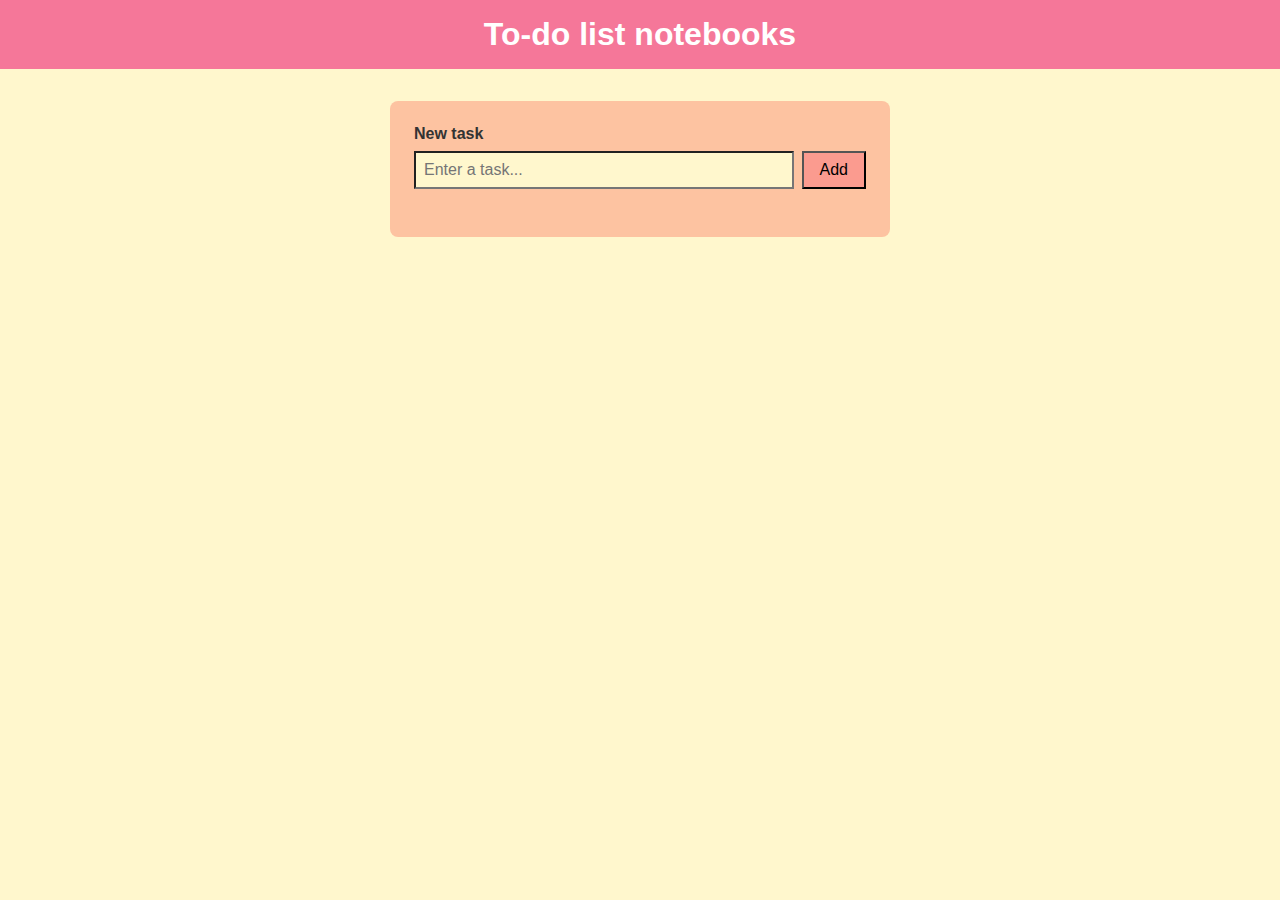
<file: LAB3/index.html>
<!DOCTYPE html>
<html lang="en">
<head>
    <meta charset="UTF-8">
    <title>To-Do List</title>
    <link rel="stylesheet" href="style.css">
</head>
<body>

<header class="header">
    <h1>To-do list notebooks</h1>
</header>

<main class="container">
    <form id="todo-form" class="todo-form">
        <label for="todo-input">New task</label>
        <div class="input-group">
            <input 
                type="text" 
                id="todo-input" 
                class="input-enter"
                placeholder="Enter a task..." 
                required
            >
            <button type="submit">Add</button>
        </div>
    </form>

    <ul id="todo-list" class="todo-list">
        
    </ul>
</main>

<script src="script.js"></script>
</body>
</html>
</file>
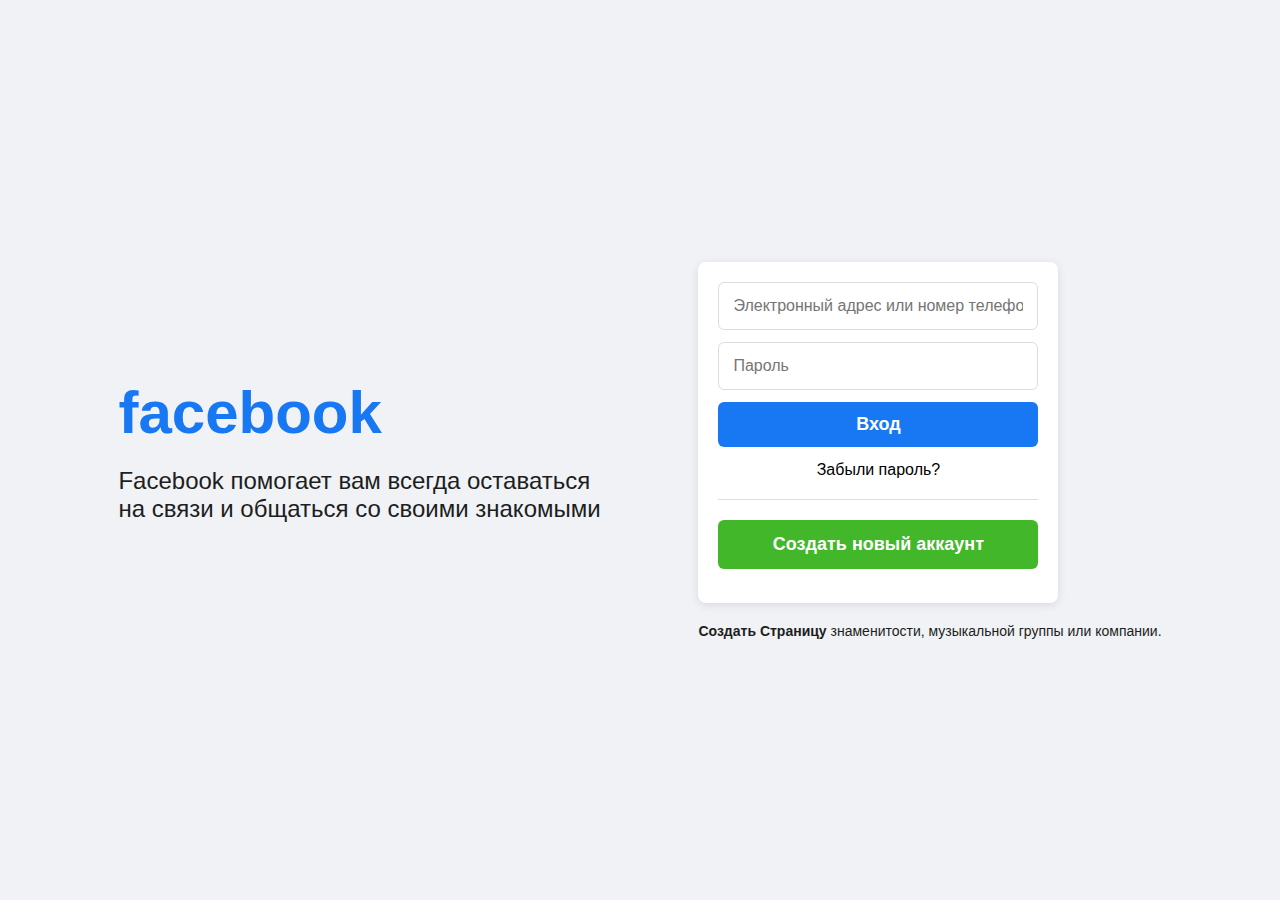
<file: LAB2/FACEBOOK/index.html>
<!DOCTYPE html>
<html>
    <head>
        <link rel="stylesheet" href="style.css">
<title>Facebook</title>
    </head>
    <body>
<div class="page">
    <div class="left">
        <h1 class="logo">facebook</h1>
        <p class="subtitle">Facebook помогает вам всегда оставаться на связи и общаться со своими знакомыми</p>
    </div>
    <div class="right">
        <div class="card">
            <input type="email" placeholder="Электронный адрес или номер телефона">
            <input type="password" placeholder="Пароль">
            <button class="button login">Вход</button>
            <div class="forgotpassword">Забыли пароль?</div>
            <div class="line"></div>
            <div class="button create">Создать новый аккаунт</div>
        </div>
    <p class="  footer-text">
        <strong>Создать Страницу</strong> знаменитости, музыкальной группы или компании.
    </p>
    </div>
</div>
    </body>
</html>
</file>
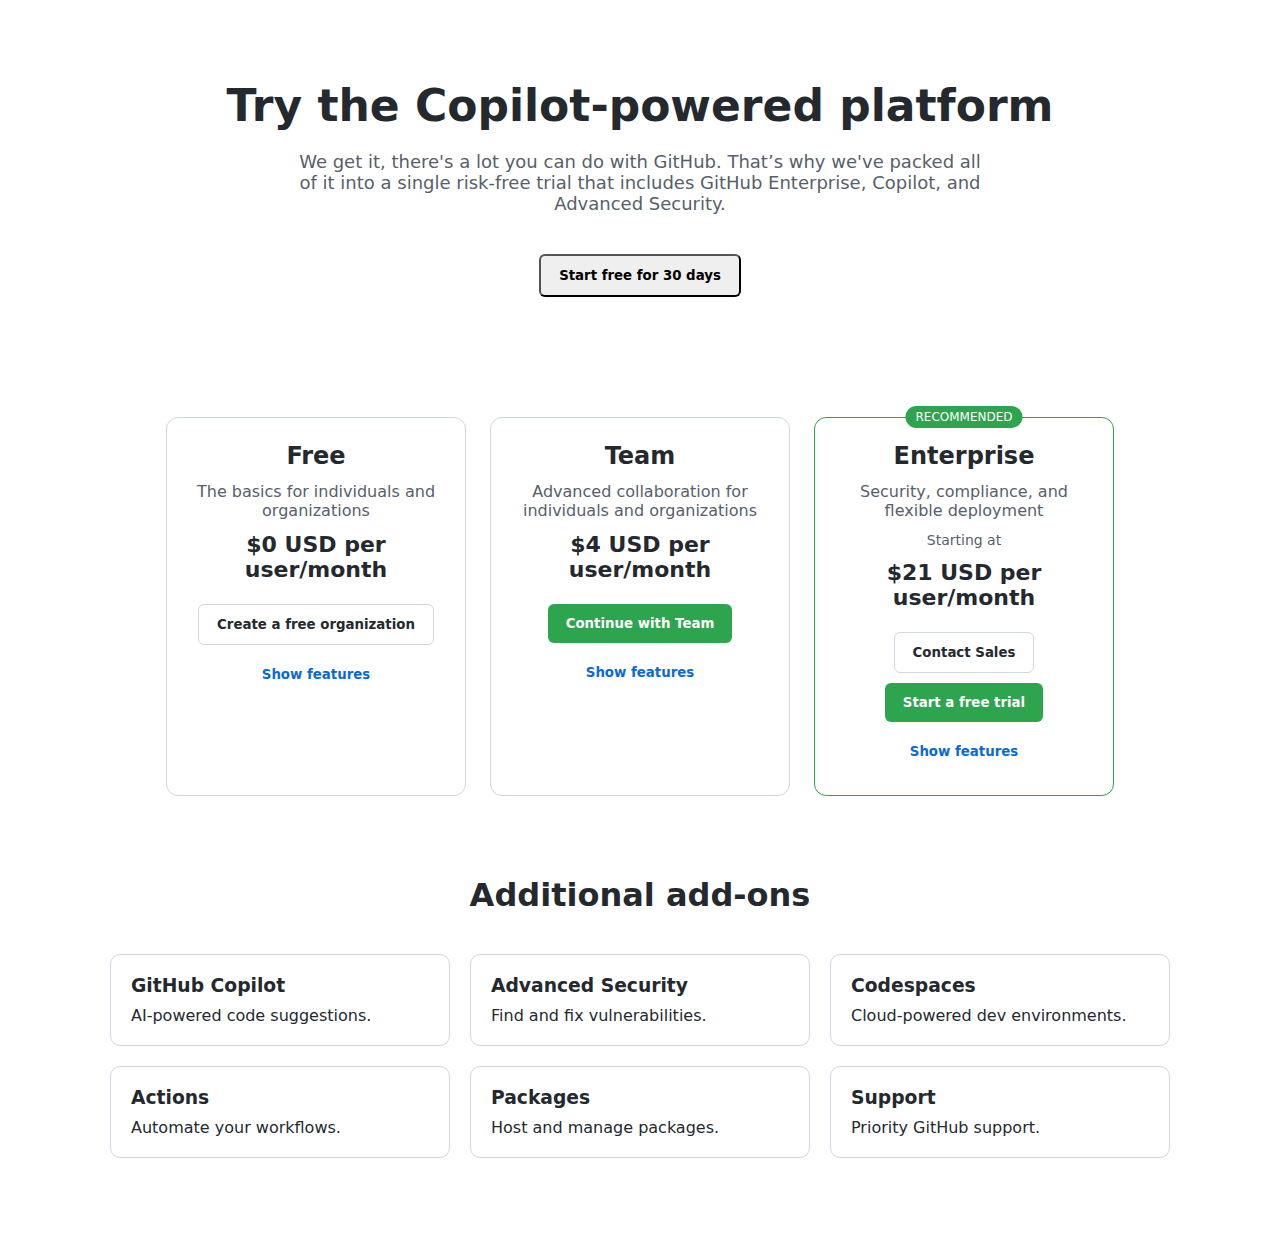
<file: LAB2/GITHUB/index.html>
<!DOCTYPE html>
<html lang="en">
<head>
    <meta charset="UTF-8">
    <meta name="viewport" content="width=device-width, initial-scale=1.0">
    <title>Pricing</title>
    <style></style>
    <link rel="stylesheet" href="style.css">
</head>
<body>

<section class="main">
    <h1>Try the Copilot-powered platform</h1>
    <p>
        We get it, there's a lot you can do with GitHub.
        That’s why we've packed all of it into a single risk-free trial
        that includes GitHub Enterprise, Copilot, and Advanced Security.
    </p>
    <button class="button free">Start free for 30 days</button>
</section>

<section class="pricing">

    <div class="card">
        <h2>Free</h2>
        <p class="text">
            The basics for individuals and organizations
        </p>
        <p class="price">$0 USD per user/month</p>
        <button class="button outline">Create a free organization</button>
        <button class="button link">Show features</button>
    </div>

    <div class="card">
        <h2>Team</h2>
        <p class="text">
            Advanced collaboration for individuals and organizations
        </p>
        <p class="price">$4 USD per user/month</p>
        <button class="button primary">Continue with Team</button>
        <button class="button link">Show features</button>
    </div>

    <div class="card featured">
        <span class="badge">RECOMMENDED</span>
        <h2>Enterprise</h2>
        <p class="text">
            Security, compliance, and flexible deployment
        </p>
        <p class="small">Starting at</p>
        <p class="price">$21 USD per user/month</p>
        <button class="button outline">Contact Sales</button>
        <button class="button primary">Start a free trial</button>
        <button class="button link">Show features</button>
    </div>

</section>

<section class="addons">
    <h2>Additional add-ons</h2>

    <div class="addons-grid">
        <div class="addon-card">
            <h3>GitHub Copilot</h3>
            <p>AI-powered code suggestions.</p>
        </div>

        <div class="addon-card">
            <h3>Advanced Security</h3>
            <p>Find and fix vulnerabilities.</p>
        </div>

        <div class="addon-card">
            <h3>Codespaces</h3>
            <p>Cloud-powered dev environments.</p>
        </div>

        <div class="addon-card">
            <h3>Actions</h3>
            <p>Automate your workflows.</p>
        </div>

        <div class="addon-card">
            <h3>Packages</h3>
            <p>Host and manage packages.</p>
        </div>

        <div class="addon-card">
            <h3>Support</h3>
            <p>Priority GitHub support.</p>
        </div>
    </div>
</section>

</body>
</html>
</file>
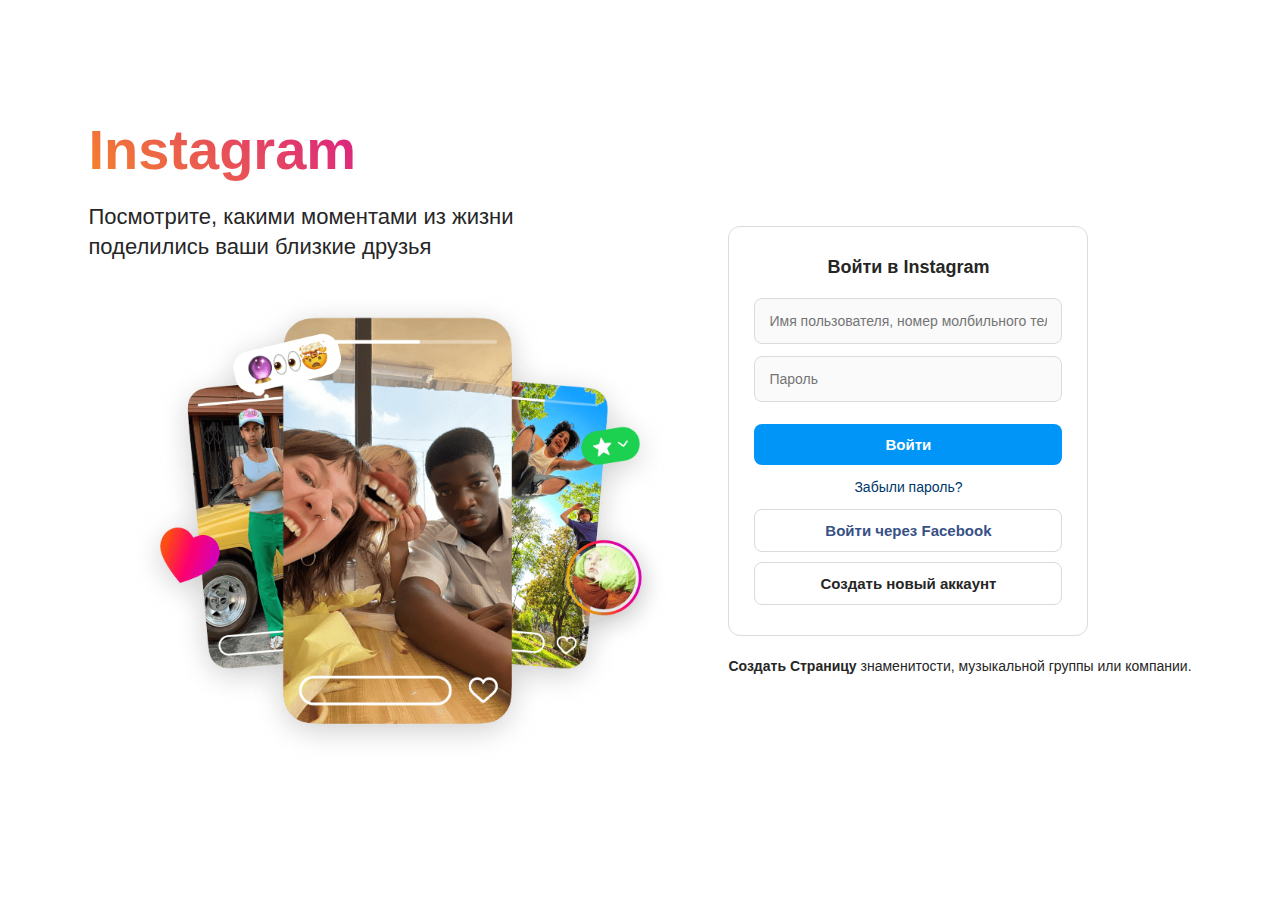
<file: LAB2/INSTAGRAM/index.html>
<!DOCTYPE html>
<html>
    <head>
        <link rel="stylesheet" href="style.css">
<title>Instagram</title>
    </head>
    <body>
<div class="page">
    <div class="left">
        <h1 class="logo">Instagram</h1>
        <p class="subtitle">Посмотрите, какими моментами из жизни поделились ваши близкие друзья</p>
        <img class="image" src="photo.png" alt="photo">
    </div>
    <div class="right">
        <div class="card">
            <p>Войти в Instagram</p>
            <input type="username" placeholder="Имя пользователя, номер молбильного телефона или электронная почта">
            <input type="password" placeholder="Пароль">
            <button class="button login">Войти</button>
            <div class="forgotpassword">Забыли пароль?</div>
            <div class="button facebook">Войти через Facebook</div>
            <div class="button create">Создать новый аккаунт</div>
        </div>
    <p class="  footer-text">
        <strong>Создать Страницу</strong> знаменитости, музыкальной группы или компании.
    </p>
    </div>
</div>
    </body>
</html>
</file>
<file: LAB3/style.css>
* {
    box-sizing: border-box;
    margin: 0;
    padding: 0;
    font-family: Arial, sans-serif;
}

body {
    background-color: #FFF7CD;
    color: #333;
}

.header {
    background-color: #F57799;
    color: white;
    padding: 1rem;
    text-align: center;
}

.container {
    max-width: 500px;
    margin: 2rem auto;
    background-color: #FDC3A1;
    padding: 1.5rem;
    border-radius: 8px;
}

.todo-form {
    margin-bottom: 1.5rem;
}

.todo-form label {
    display: block;
    margin-bottom: 0.5rem;
    font-weight: bold;
}

.input-group {
    display: flex;
    gap: 0.5rem;
}

.input-group input {
    flex: 1;
    padding: 0.5rem;
    font-size: 1rem;
}

.input-group button {
background-color:#FB9B8F;
    padding: 0.5rem 1rem;
    font-size: 1rem;
    cursor: pointer;
}

.input-enter{
background-color:#FFF7CD;
}
.todo-list {
    list-style: none;
}

.todo-item {
    display: flex;
    align-items: center;
    justify-content: space-between;
    padding: 0.5rem 0;
    border-bottom: 1px solid #ddd;
}

.todo-left {
    display: flex;
    align-items: center;
    gap: 0.5rem;
}

.todo-text.done {
    text-decoration: line-through;
    color: #888;
}

.delete-btn {
    background-color: #ef4444;
    color: white;
    border: none;
    padding: 0.3rem 0.6rem;
    cursor: pointer;
    border-radius: 4px;
}
</file>
<file: LAB2/FACEBOOK/style.css>
* {
    margin: 0;
    padding: 0;
    box-sizing: border-box;
    font-family: Helvetica, Arial, sans-serif;
}

body {
    background: #f0f2f5;
}

.page {
    min-height: 100vh;
    display: flex;
    justify-content: center;
    align-items: center;
    gap: 80px;
}

.left {
    max-width: 500px;
}

.logo {
    color: #1877f2;
    font-size: 60px;
    font-weight: bold;
}

.subtitle {
    font-size: 24px;
    margin-top: 20px;
    color: #1c1e21;
}

.right {
    text-align: center;
}

.card {
    background: #fff;
    padding: 20px;
    width: 360px;
    border-radius: 8px;
    box-shadow: 0 2px 10px rgba(0,0,0,0.1);
}

.card input {
    width: 100%;
    padding: 14px;
    margin-bottom: 12px;
    border: 1px solid #ddd;
    border-radius: 6px;
    font-size: 16px;
}

.button  {
    padding: 14px;
    border-radius: 6px;
    font-size: 18px;
    font-weight: bold;
    color: #fff;
    margin-bottom: 14px;
    cursor: default;
}

.login {
    background-color: #1877f2;
    color: white;
    font-size: 18px;
    padding: 12px;
    border: none;
    border-radius: 6px;
    cursor: pointer;
    width: 100%;
}

.create {
    background: #42b72a;
}

.forgot {
    color: #1877f2;
    font-size: 14px;
    margin-bottom: 16px;
}

.line {
    height: 1px;
    background: #dadde1;
    margin: 20px 0;
}

.footer-text {
    margin-top: 20px;
    font-size: 14px;
    color: #1c1e21;
}
</file>
<file: LAB2/GITHUB/style.css>
* {
    margin: 0;
    padding: 0;
    box-sizing: border-box;
    font-family: system-ui, -apple-system, Segoe UI, Roboto, sans-serif;
}

body {
    background: #ffffff;
    color: #24292f;
}

.main {
    text-align: center;
    padding: 80px 20px;
}

.main h1 {
    font-size: 44px;
    margin-bottom: 20px;
}

.main p {
    max-width: 700px;
    margin: 0 auto 30px;
    font-size: 18px;
    color: #57606a;
}

.button {
    padding: 12px 18px;
    border-radius: 6px;
    font-weight: 600;
    margin-top: 10px;
    cursor: pointer;
}

.primary {
    background: #2da44e;
    color: #fff;
    border: none;
}

.outline {
    background: transparent;
    border: 1px solid #d0d7de;
    color: #24292f;
}

.link {
    background: none;
    border: none;
    color: #0969da;
}

.pricing {
    display: flex;
    gap: 24px;
    justify-content: center;
    padding: 40px 20px 80px;
}

.card {
    width: 300px;
    border: 1px solid #d0d7de;
    border-radius: 12px;
    padding: 24px;
    text-align: center;
    position: relative;
}

.featured {
    border-color: #2da44e;
}

.badge {
    position: absolute;
    top: -12px;
    left: 50%;
    transform: translateX(-50%);
    background: #2da44e;
    color: #fff;
    padding: 4px 10px;
    border-radius: 999px;
    font-size: 12px;
}

.text {
    margin: 12px 0;
    color: #57606a;
}

.price {
    font-size: 22px;
    font-weight: 700;
    margin: 12px 0;
}

.small {
    font-size: 14px;
    color: #57606a;
}

.addons {
    max-width: 1100px;
    margin: 0 auto 80px;
    padding: 0 20px;
}

.addons h2 {
    text-align: center;
    font-size: 32px;
    margin-bottom: 40px;
}

.addons-grid {
    display: grid;
    grid-template-columns: repeat(3, 1fr);
    gap: 20px;
}

.addon-card {
    border: 1px solid #d0d7de;
    border-radius: 10px;
    padding: 20px;
}

.addon-card h3 {
    margin-bottom: 10px;
}

@media (max-width: 900px) {
    .pricing {
        flex-direction: column;
        align-items: center;
    }

    .addons-grid {
        grid-template-columns: 1fr;
    }

    .hero h1 {
        font-size: 34px;
    }
}
</file>
<file: LAB2/INSTAGRAM/style.css>
* {
    margin: 0;
    padding: 0;
    box-sizing: border-box;
    font-family: -apple-system, BlinkMacSystemFont, "Segoe UI", Roboto, Arial, sans-serif;
}

body {
    background: #ffffff;
    color: #262626;
}

.page {
    min-height: 100vh;
    display: flex;
    justify-content: center;
    align-items: center;
    gap: 120px;
}

.left {
    max-width: 520px;
}

.logo {
    font-size: 56px;
    font-weight: bold;
    background: linear-gradient(45deg, #f58529, #dd2a7b, #8134af);
    -webkit-background-clip: text;
    -webkit-text-fill-color: transparent;
    margin-bottom: 20px;
}

.subtitle {
    font-size: 22px;
    line-height: 1.4;
    color: #262626;
}

.right {
    text-align: center;
}

.card {
    width: 360px;
    padding: 30px 25px;
    border: 1px solid #dbdbdb;
    border-radius: 12px;
    background: #fff;
}

.card p {
    font-size: 18px;
    font-weight: 600;
    margin-bottom: 20px;
}

.card input {
    width: 100%;
    padding: 14px;
    margin-bottom: 12px;
    border-radius: 8px;
    border: 1px solid #dbdbdb;
    background: #fafafa;
    font-size: 14px;
}

.card input:focus {
    outline: none;
    border-color: #a8a8a8;
}

.button {
    width: 100%;
    padding: 12px;
    border-radius: 8px;
    font-size: 15px;
    font-weight: 600;
    margin-top: 10px;
    cursor: default;
}

.login {
    background: #0095f6;
    color: #fff;
    border: none;
}

.facebook {
    border: 1px solid #dbdbdb;
    background: #fff;
    color: #385185;
}

.create {
    border: 1px solid #dbdbdb;
    background: #fff;
    color: #262626;
}

.forgotpassword {
    margin: 14px 0;
    font-size: 14px;
    color: #00376b;
}
.image{
width:120%;
height:400%:
}
.footer-text {
    margin-top: 22px;
    font-size: 14px;
    color: #262626;
}
</file>
